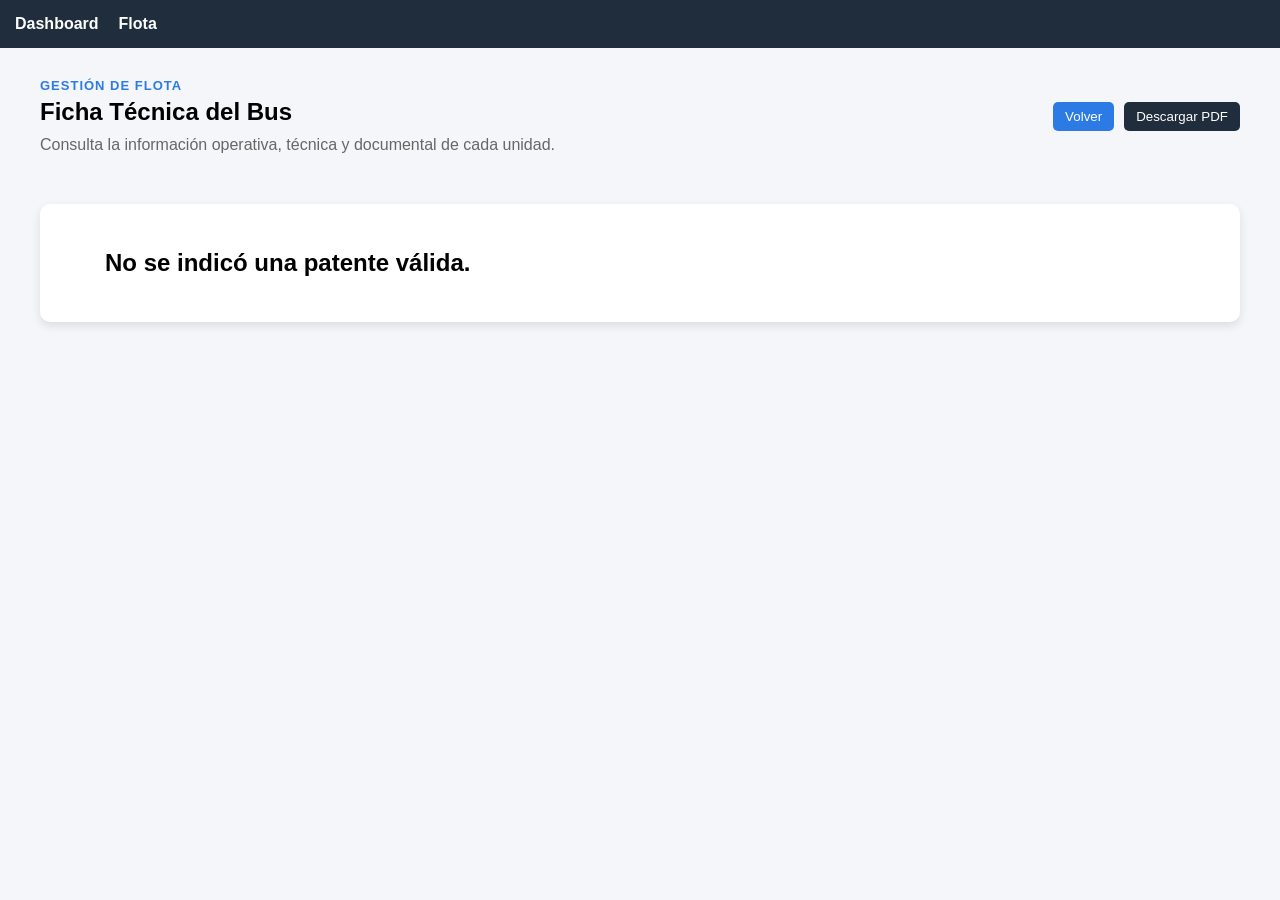
<file: bus.html>
<!DOCTYPE html>
<html lang="es">
<head>
<meta charset="UTF-8">
<meta name="viewport" content="width=device-width, initial-scale=1.0">
<title>Ficha del Bus</title>
<link rel="stylesheet" href="style.css">
</head>
<body>

<nav class="menu">
<a href="index.html">Dashboard</a>
<a href="buses.html">Flota</a>
</nav>

<section class="hero-ficha">
<div>
<p class="hero-label">Gestión de Flota</p>
<h1>Ficha Técnica del Bus</h1>
<p class="hero-texto">Consulta la información operativa, técnica y documental de cada unidad.</p>
</div>

<div class="acciones-ficha">
<button onclick="window.history.back()">Volver</button>
<button class="btn-secundario" onclick="descargarPDF()">Descargar PDF</button>
</div>
</section>

<div id="busInfo"></div>

<script>
function formatearFecha(fechaTexto){
  if(!fechaTexto) return "-";
  const fecha = new Date(fechaTexto + "T00:00:00");
  if(isNaN(fecha)) return fechaTexto;
  const dia = String(fecha.getDate()).padStart(2, "0");
  const mes = String(fecha.getMonth() + 1).padStart(2, "0");
  const anio = fecha.getFullYear();
  return `${dia}-${mes}-${anio}`;
}

function descargarPDF(){
  window.print();
}

function obtenerClaseEstado(estado){
  if(!estado) return "estado-operativo";
  const valor = estado.toLowerCase();
  if(valor.includes("mant")) return "estado-mantencion";
  if(valor.includes("fuera")) return "estado-fuera";
  return "estado-operativo";
}

function estadoDocumento(fechaTexto){
  if(!fechaTexto) return { texto: "-", clase: "doc-normal" };

  const hoy = new Date();
  hoy.setHours(0,0,0,0);

  const fecha = new Date(fechaTexto + "T00:00:00");
  const diff = (fecha - hoy) / (1000 * 60 * 60 * 24);

  if(diff < 0) return { texto: "Vencido", clase: "doc-vencido" };
  if(diff <= 30) return { texto: "Vence pronto", clase: "doc-alerta" };
  return { texto: "Vigente", clase: "doc-ok" };
}

function botonDocumento(doc){
  if(doc && doc.archivo){
    const nombreDescarga = doc.nombre_archivo || "documento.pdf";
    return `<a class="btn-descargar-doc" href="${doc.archivo}" download="${nombreDescarga}" target="_blank">Descargar</a>`;
  }

  return `<span class="btn-doc-inactivo">No disponible</span>`;
}

function filaDocumento(nombre, doc){
  const fecha = formatearFecha(doc?.fecha);
  const estado = estadoDocumento(doc?.fecha);

  return `
    <div class="fila-info fila-documento fila-documento-grid">
      <span class="etiqueta">${nombre}</span>
      <span>${fecha}</span>
      <span class="doc-badge ${estado.clase}">${estado.texto}</span>
      <span class="documento-accion">${botonDocumento(doc)}</span>
    </div>
  `;
}

async function cargarBus(){
  const params = new URLSearchParams(window.location.search);
  const patente = params.get("patente");
  const contenedor = document.getElementById("busInfo");

  if(!patente){
    contenedor.innerHTML = `<div class="card"><h2>No se indicó una patente válida.</h2></div>`;
    return;
  }

  try{
    const response = await fetch("data/buses.json");
    const data = await response.json();
    const bus = data.buses.find(b => b.patente === patente);

    if(!bus){
      contenedor.innerHTML = `<div class="card"><h2>No se encontró información para la patente ${patente}.</h2></div>`;
      return;
    }

    const estadoTexto = bus.estado || "Operativo";
    const estadoClase = obtenerClaseEstado(estadoTexto);

    const documentos = bus.documentos || {};

    contenedor.innerHTML = `
      <div class="card card-ficha">
        <div class="cabecera-bus">
          <div>
            <h2 class="titulo-bus">${bus.patente}</h2>
            <p class="subtitulo-bus">${bus.marca ?? "-"} ${bus.modelo ?? "-"} · Año ${bus.anio ?? "-"}</p>
          </div>
          <div class="badge-estado ${estadoClase}">${estadoTexto}</div>
        </div>

        <div class="resumen-bus">
          <div class="mini-kpi"><span>N° Bus</span><strong>${bus.numero_bus ?? "-"}</strong></div>
          <div class="mini-kpi"><span>Asientos</span><strong>${bus.asientos ?? "-"}</strong></div>
          <div class="mini-kpi"><span>Kilometraje</span><strong>${bus.kilometraje ? bus.kilometraje + " km" : "-"}</strong></div>
          <div class="mini-kpi"><span>Empresa</span><strong>${bus.empresa ?? "-"}</strong></div>
        </div>

        <div class="bus-grid">
          <div class="bloque-info">
            <h3>Información General</h3>
            <div class="fila-info"><span class="etiqueta">Patente</span><span>${bus.patente ?? "-"}</span></div>
            <div class="fila-info"><span class="etiqueta">Marca</span><span>${bus.marca ?? "-"}</span></div>
            <div class="fila-info"><span class="etiqueta">Modelo</span><span>${bus.modelo ?? "-"}</span></div>
            <div class="fila-info"><span class="etiqueta">Año</span><span>${bus.anio ?? "-"}</span></div>
            <div class="fila-info"><span class="etiqueta">Propietario</span><span>${bus.propietario ?? "-"}</span></div>
            <div class="fila-info"><span class="etiqueta">Estado</span><span>${bus.estado ?? "-"}</span></div>
          </div>

          <div class="bloque-info">
            <h3>Datos Técnicos</h3>
            <div class="fila-info"><span class="etiqueta">Motor</span><span>${bus.motor ?? "-"}</span></div>
            <div class="fila-info"><span class="etiqueta">Chasis</span><span>${bus.chasis ?? "-"}</span></div>
            <div class="fila-info"><span class="etiqueta">Asientos</span><span>${bus.asientos ?? "-"}</span></div>
            <div class="fila-info"><span class="etiqueta">Kilometraje</span><span>${bus.kilometraje ? bus.kilometraje + " km" : "-"}</span></div>
          </div>

          <div class="bloque-info">
            <h3>Operación</h3>
            <div class="fila-info"><span class="etiqueta">Empresa asignada</span><span>${bus.empresa ?? "-"}</span></div>
            <div class="fila-info"><span class="etiqueta">Última mantención</span><span>${formatearFecha(bus.ultima_mantencion)}</span></div>
            <div class="fila-info"><span class="etiqueta">Último cambio aceite</span><span>${formatearFecha(bus.ultimo_cambio_aceite)}</span></div>
          </div>

          <div class="bloque-info">
            <h3>Observación</h3>
            <div class="observacion-box">
              Unidad registrada para control técnico, documental y operacional dentro del sistema de gestión de flota.
            </div>
          </div>
        </div>

        <div class="bloque-info bloque-documentos">
          <h3>Documentación y Certificaciones</h3>
          <div class="documentos-header">
            <span>Documento</span>
            <span>Fecha</span>
            <span>Estado</span>
            <span>Archivo</span>
          </div>

          ${filaDocumento("Revisión Técnica", documentos.revision_tecnica)}
          ${filaDocumento("Permiso Circulación", documentos.permiso_circulacion)}
          ${filaDocumento("Seguro", documentos.seguro)}
          ${filaDocumento("Cartola", documentos.cartola)}
          ${filaDocumento("Certificación Minera", documentos.certificacion_minera)}
        </div>
      </div>
    `;
  }catch(error){
    contenedor.innerHTML = `<div class="card"><h2>Error al cargar la ficha del bus.</h2></div>`;
    console.error(error);
  }
}

cargarBus();
</script>

</body>
</html>
</file>
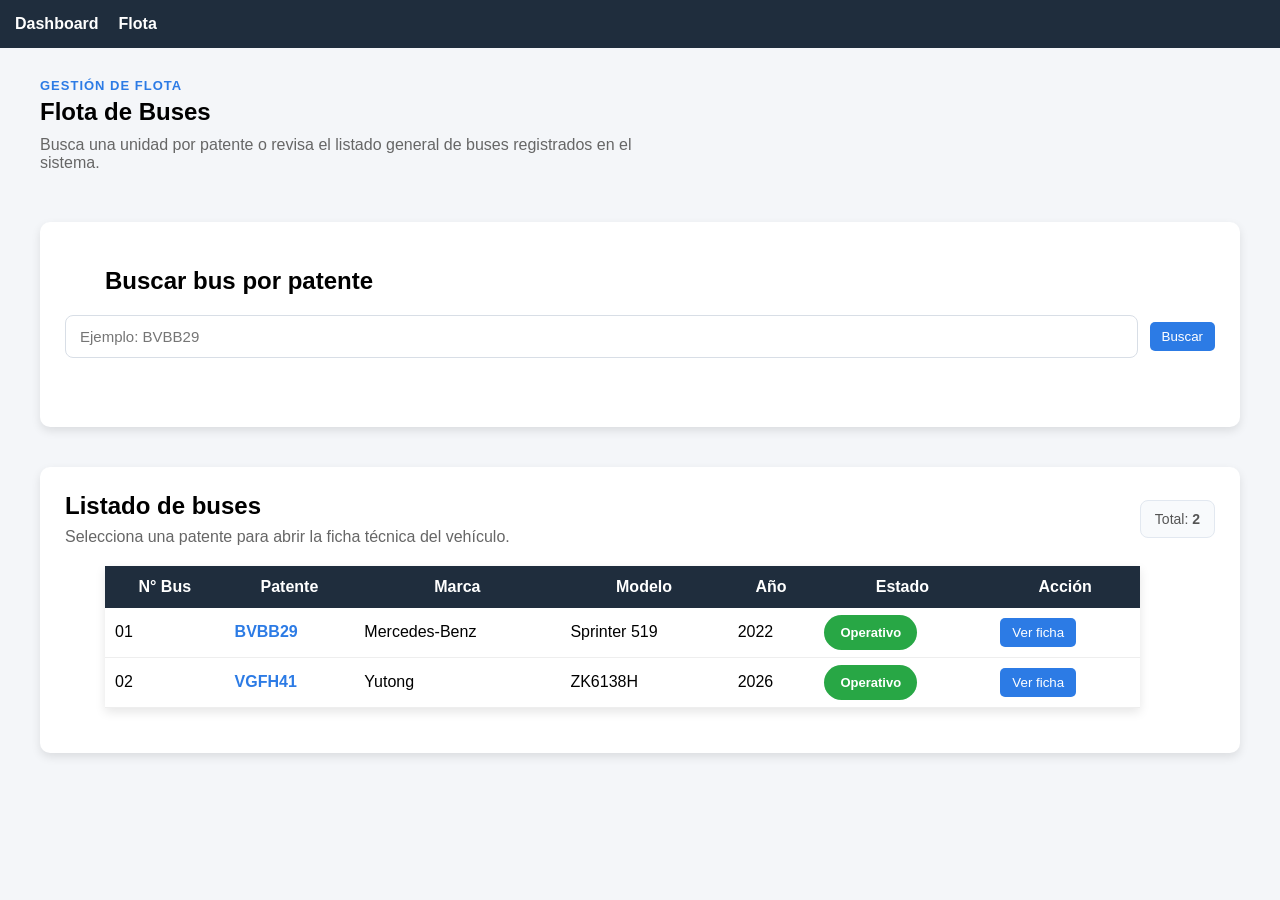
<file: buses.html>
<!DOCTYPE html>
<html lang="es">
<head>
<meta charset="UTF-8">
<meta name="viewport" content="width=device-width, initial-scale=1.0">
<title>Flota de Buses</title>
<link rel="stylesheet" href="style.css">
</head>
<body>

<nav class="menu">
<a href="index.html">Dashboard</a>
<a href="buses.html">Flota</a>
</nav>

<section class="hero-ficha">
<div>
<p class="hero-label">Gestión de Flota</p>
<h1>Flota de Buses</h1>
<p class="hero-texto">Busca una unidad por patente o revisa el listado general de buses registrados en el sistema.</p>
</div>
</section>

<div class="card card-buscador">

<h2>Buscar bus por patente</h2>

<div class="buscador-box">
<input type="text" id="buscador" placeholder="Ejemplo: BVBB29" onkeyup="filtrarBuses()">
<button onclick="buscarBus()">Buscar</button>
</div>

<p id="resultado" class="mensaje-resultado"></p>

</div>

<div class="card">

<div class="tabla-header">
<div>
<h2>Listado de buses</h2>
<p class="tabla-subtitulo">Selecciona una patente para abrir la ficha técnica del vehículo.</p>
</div>

<div class="contador-buses">
Total: <strong id="contadorBuses">0</strong>
</div>
</div>

<table id="tablaBuses">

<thead>
<tr>
<th>N° Bus</th>
<th>Patente</th>
<th>Marca</th>
<th>Modelo</th>
<th>Año</th>
<th>Estado</th>
<th>Acción</th>
</tr>
</thead>

<tbody></tbody>

</table>

</div>

<script src="buses.js"></script>

</body>
</html>
</file>
<file: style.css>
body{

font-family:Arial;
margin:0;
background:#f4f6f9;

}

h1,h2{

margin-left:40px;

}

.menu{

background:#1f2d3d;
padding:15px;
display:flex;
gap:20px;

}

.menu a{

color:white;
text-decoration:none;
font-weight:bold;

}

.menu a:hover{

text-decoration:underline;

}

.kpis{

display:grid;
grid-template-columns:repeat(3,1fr);
gap:20px;
margin:20px 40px;

}

.kpi{

background:white;
padding:20px;
border-radius:10px;
box-shadow:0 4px 8px rgba(0,0,0,0.1);
text-align:center;

}

.kpi h3{

margin-bottom:10px;
font-size:16px;
color:#555;

}

.kpi p{
font-size:30px;
font-weight:bold;
margin-top:10px;
color:#1f2d3d;
}

table{

width:90%;
margin:20px 40px;
border-collapse:collapse;
background:white;
box-shadow:0 4px 10px rgba(0,0,0,0.1);

}

th{

background:#1f2d3d;
color:white;
padding:12px;

}

td{

padding:10px;
border-bottom:1px solid #eee;

}

tr:hover{

background:#f2f2f2;

}

.estado-alerta{

color:orange;
font-weight:bold;

}

.estado-vencido{

color:red;
font-weight:bold;

}

button{

padding:7px 12px;
border:none;
background:#2c7be5;
color:white;
border-radius:5px;
cursor:pointer;

}

button:hover{

background:#1a5fd1;

}

.card{

background:white;
padding:25px;
margin:40px;
border-radius:10px;
box-shadow:0 4px 10px rgba(0,0,0,0.1);

}

.bus-grid{

display:grid;
grid-template-columns:1fr 1fr;
gap:20px;

}

.graficos{

display:grid;
grid-template-columns:repeat(3,300px);
gap:20px;
margin:20px 40px;

}

canvas{

width:300px !important;
height:200px !important;

background:white;
padding:15px;
border-radius:10px;
box-shadow:0 4px 10px rgba(0,0,0,0.1);

}

.flota-panel{

display:grid;
grid-template-columns:repeat(4,1fr);
gap:20px;
margin:20px 40px;

}

.flota-card{

padding:20px;
border-radius:10px;
color:white;
text-align:center;
font-weight:bold;
box-shadow:0 4px 10px rgba(0,0,0,0.1);

}

.flota-card h3{

margin:0;
font-size:16px;

}

.flota-card p{

font-size:28px;
margin-top:10px;

}

.total{

background:#2c7be5;

}

.operativo{

background:#28a745;

}

.mantencion{

background:#f0ad4e;

}

.fuera{

background:#dc3545;

}

.patente-link{

font-weight:bold;
color:#2c7be5;
text-decoration:none;

}

.patente-link:hover{

text-decoration:underline;

}

.page-header{
display:flex;
justify-content:space-between;
align-items:center;
padding:30px 40px 10px 40px;
gap:15px;
flex-wrap:wrap;
}

.page-header h1{
margin:0;
}

.acciones-ficha{
display:flex;
gap:10px;
flex-wrap:wrap;
}

.ficha-top{
display:flex;
justify-content:space-between;
align-items:center;
gap:15px;
margin-bottom:20px;
flex-wrap:wrap;
}

.ficha-subtitulo{
margin:8px 0 0 0;
color:#666;
}

.bloque-info{
background:#fafbfc;
border:1px solid #e9ecef;
border-radius:8px;
padding:18px;
}

.bloque-info h3{
margin-top:0;
margin-bottom:15px;
font-size:18px;
color:#1f2d3d;
border-bottom:2px solid #e9ecef;
padding-bottom:8px;
}

.bloque-documentos{
margin-top:20px;
}

.fila-info{
display:flex;
justify-content:space-between;
gap:20px;
padding:8px 0;
border-bottom:1px solid #edf0f2;
}

.fila-info:last-child{
border-bottom:none;
}

.etiqueta{
font-weight:bold;
color:#555;
min-width:150px;
}

.badge-estado{
padding:8px 14px;
border-radius:20px;
font-size:13px;
font-weight:bold;
color:white;
}

.estado-operativo{
background:#28a745;
}

.estado-mantencion{
background:#f0ad4e;
}

.estado-fuera{
background:#dc3545;
}

@media (max-width: 900px){
.fila-info{
flex-direction:column;
gap:4px;
}
}

@media print{
.menu,
.acciones-ficha{
display:none !important;
}

body{
background:white;
}

.page-header{
padding:20px 30px 0 30px;
}

.card{
box-shadow:none;
margin:10px 30px;
}

.bloque-info{
background:white;
break-inside:avoid;
}
}

.hero-ficha{
display:flex;
justify-content:space-between;
align-items:center;
gap:20px;
padding:30px 40px 10px 40px;
flex-wrap:wrap;
}

.hero-label{
margin:0;
font-size:13px;
text-transform:uppercase;
letter-spacing:1px;
color:#2c7be5;
font-weight:bold;
}

.hero-ficha h1{
margin:5px 0 10px 0;
}

.hero-texto{
margin:0;
color:#666;
max-width:650px;
}

.acciones-ficha{
display:flex;
gap:10px;
flex-wrap:wrap;
}

.btn-secundario{
background:#1f2d3d;
}

.btn-secundario:hover{
background:#16212d;
}

.card-ficha{
padding:30px;
}

.cabecera-bus{
display:flex;
justify-content:space-between;
align-items:center;
gap:20px;
flex-wrap:wrap;
margin-bottom:25px;
padding-bottom:20px;
border-bottom:1px solid #e6eaef;
}

.titulo-bus{
margin:0;
font-size:30px;
}

.subtitulo-bus{
margin:8px 0 0 0;
color:#666;
font-size:15px;
}

.badge-estado{
padding:10px 16px;
border-radius:999px;
font-size:13px;
font-weight:bold;
color:white;
}

.estado-operativo{
background:#28a745;
}

.estado-mantencion{
background:#f0ad4e;
}

.estado-fuera{
background:#dc3545;
}

.resumen-bus{
display:grid;
grid-template-columns:repeat(4,1fr);
gap:15px;
margin-bottom:25px;
}

.mini-kpi{
background:#f8fafc;
border:1px solid #e9ecef;
border-radius:8px;
padding:15px;
text-align:center;
}

.mini-kpi span{
display:block;
font-size:13px;
color:#666;
margin-bottom:8px;
}

.mini-kpi strong{
font-size:20px;
color:#1f2d3d;
}

.bloque-info{
background:#fafbfc;
border:1px solid #e9ecef;
border-radius:8px;
padding:18px;
}

.bloque-info h3{
margin-top:0;
margin-bottom:15px;
font-size:18px;
color:#1f2d3d;
border-bottom:2px solid #e9ecef;
padding-bottom:8px;
}

.bloque-documentos{
margin-top:20px;
}

.fila-info{
display:flex;
justify-content:space-between;
gap:20px;
padding:10px 0;
border-bottom:1px solid #edf0f2;
align-items:center;
}

.fila-info:last-child{
border-bottom:none;
}

.etiqueta{
font-weight:bold;
color:#555;
min-width:160px;
}

.observacion-box{
background:white;
border:1px dashed #cfd6de;
border-radius:8px;
padding:14px;
color:#555;
line-height:1.5;
}

.fila-documento{
grid-template-columns:none;
}

.doc-badge{
padding:6px 10px;
border-radius:999px;
font-size:12px;
font-weight:bold;
white-space:nowrap;
}

.doc-ok{
background:#e8f6ec;
color:#1e7e34;
}

.doc-alerta{
background:#fff4e5;
color:#b26a00;
}

.doc-vencido{
background:#fdeaea;
color:#c62828;
}

@media (max-width: 1000px){
.resumen-bus{
grid-template-columns:repeat(2,1fr);
}
}

@media (max-width: 900px){
.fila-info{
flex-direction:column;
align-items:flex-start;
gap:6px;
}

.resumen-bus{
grid-template-columns:1fr;
}
}

@media print{
.menu,
.hero-ficha .acciones-ficha{
display:none !important;
}

body{
background:white;
}

.hero-ficha{
padding:20px 30px 0 30px;
}

.card{
box-shadow:none;
margin:10px 30px;
}

.bloque-info,
.mini-kpi{
background:white;
break-inside:avoid;
}

.hero-label{
color:#000;
}
}

.card-buscador{
margin-bottom:20px;
}

.buscador-box{
display:flex;
gap:12px;
flex-wrap:wrap;
align-items:center;
margin-top:15px;
}

.buscador-box input{
flex:1;
min-width:260px;
padding:12px 14px;
border:1px solid #d8dee6;
border-radius:8px;
font-size:15px;
background:white;
color:#1f2d3d;
}

.buscador-box input:focus{
outline:none;
border-color:#2c7be5;
box-shadow:0 0 0 3px rgba(44,123,229,0.15);
}

.mensaje-resultado{
margin-top:12px;
font-size:14px;
min-height:18px;
}

.mensaje-alerta{
color:#b26a00;
font-weight:bold;
}

.mensaje-error{
color:#c62828;
font-weight:bold;
}

.tabla-header{
display:flex;
justify-content:space-between;
align-items:center;
gap:15px;
margin-bottom:15px;
flex-wrap:wrap;
}

.tabla-header h2{
margin:0;
}

.tabla-subtitulo{
margin:8px 0 0 0;
color:#666;
}

.contador-buses{
background:#f8fafc;
border:1px solid #e2e8f0;
padding:10px 14px;
border-radius:8px;
font-size:14px;
color:#555;
}

#tablaBuses th,
#tablaBuses td{
vertical-align:middle;
}

#tablaBuses td button{
white-space:nowrap;
}

@media (max-width: 900px){
.buscador-box{
flex-direction:column;
align-items:stretch;
}

.buscador-box input,
.buscador-box button{
width:100%;
}

.tabla-header{
flex-direction:column;
align-items:flex-start;
}
}

@media print{
.buscador-box,
.mensaje-resultado,
#tablaBuses button,
.menu{
display:none !important;
}

.card{
box-shadow:none;
margin:10px 30px;
}
}

.documentos-header{
display:grid;
grid-template-columns:2fr 1fr 1fr 1fr;
gap:15px;
padding:0 0 12px 0;
margin-bottom:8px;
border-bottom:2px solid #e9ecef;
font-size:13px;
font-weight:bold;
color:#667085;
}

.fila-documento-grid{
display:grid;
grid-template-columns:2fr 1fr 1fr 1fr;
gap:15px;
align-items:center;
}

.fila-documento-grid .etiqueta{
min-width:auto;
}

.documento-accion{
display:flex;
justify-content:flex-start;
}

.btn-descargar-doc{
display:inline-flex;
align-items:center;
justify-content:center;
padding:8px 12px;
border-radius:8px;
background:#2c7be5;
color:white;
text-decoration:none;
font-size:13px;
font-weight:bold;
transition:0.2s ease;
}

.btn-descargar-doc:hover{
background:#1a5fd1;
}

.btn-doc-inactivo{
display:inline-flex;
align-items:center;
justify-content:center;
padding:8px 12px;
border-radius:8px;
background:#eef2f6;
color:#7a8699;
font-size:13px;
font-weight:bold;
border:1px solid #d8dee6;
}

@media (max-width: 900px){
.documentos-header{
display:none;
}

.fila-documento-grid{
grid-template-columns:1fr;
gap:8px;
padding:14px 0;
}

.documento-accion{
justify-content:flex-start;
}
}
</file>
